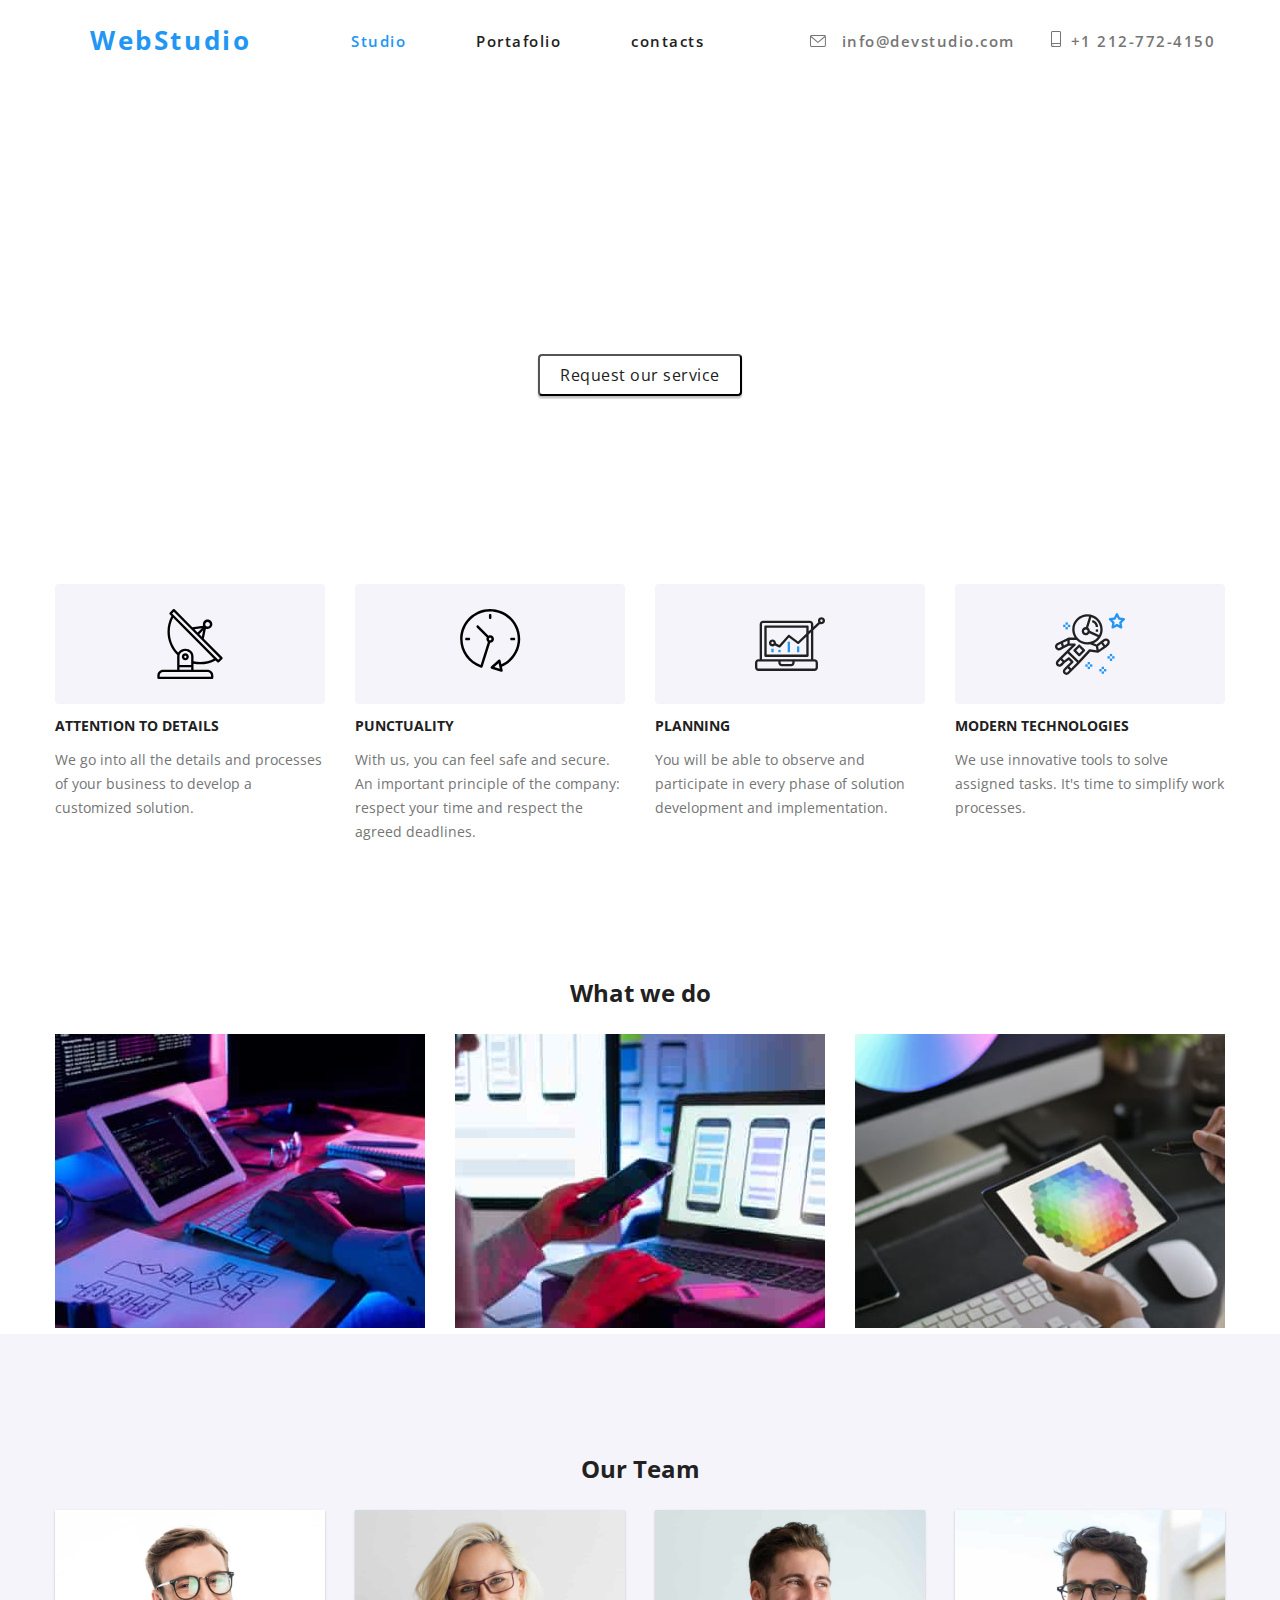
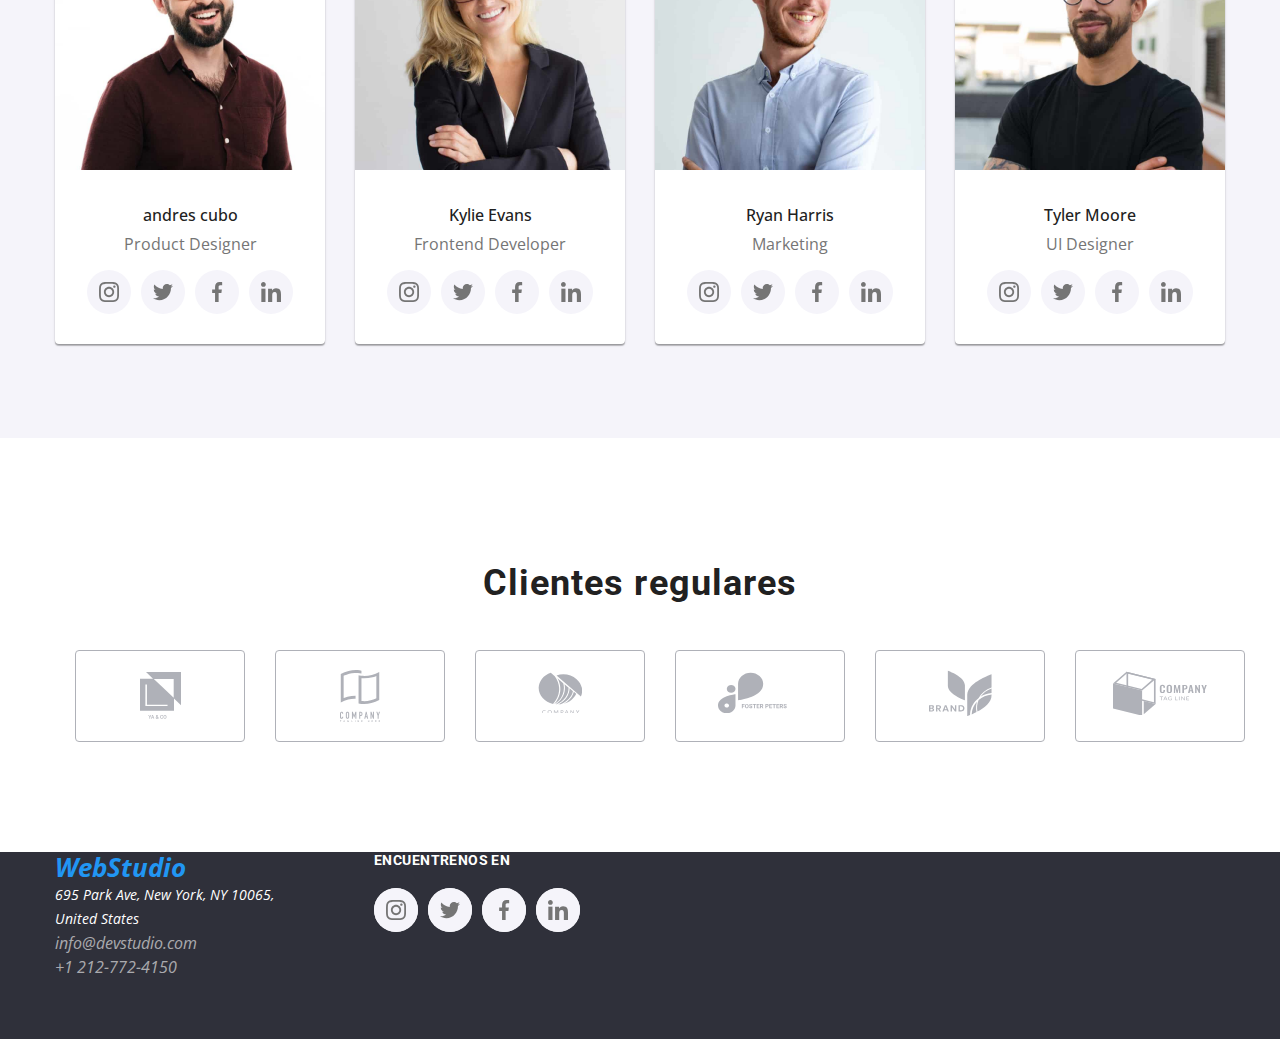
<file: index.html>
<!DOCTYPE html>
<html lang="en">
  <head>
    <meta charset="UTF-8" />
    <meta http-equiv="X-UA-Compatible" content="IE=edge" />
    <meta name="viewport" content="width=device-width, initial-scale=1.0" />
    <!-- Primeramente el normalizador -->
    <link
      rel="stylesheet"
      href="https://cdnjs.cloudflare.com/ajax/libs/modern-normalize/1.0.0/modern-normalize.min.css"
    />
    <link rel="stylesheet" href="css/styles.css" />
    <title>WEb Studio</title>
  </head>
  <body>
    <header>
      <nav class="container navigation__container pv-main">
        <ul class="hero__navigation list p-0">
          <li class="page">
            <a class="webstudio link link-font-style" href="./index.html"
              >WebStudio</a
            >
          </li>

          <li class="page">
            <a
              class="link link-font-style header_menu current"
              href="./index.html"
              >Studio</a
            >
          </li>

          <li class="page">
            <a class="link link-font-style" href="./portfolio.html"
              >Portafolio</a
            >
          </li>

          <li class="page">
            <a class="link link-font-style" href="./contacts.html">contacts</a>
          </li>
        </ul>

        <ul class="hero__contact box__header list p-0">
          <li class="gallery__item">
            <a
              href="mailto:info@devstudio.com"
              class="link icon link-font-style"
            >
              <svg class="email" width="16px" height="12px">
                <use
                  class="logo"
                  href="./images/icons/symbol-defs.svg#icon-logo-email"
                ></use>
              </svg>

              info@devstudio.com</a
            >
          </li>

          <li class="gallery__item">
            <a href="tel:+12127724150" class="link icon link-font-style">
              <svg class="telefono" width="10px" height="16px">
                <use
                  class="logo"
                  href="./images/icons/symbol-defs.svg#icon-logo-telefono"
                ></use></svg>+1 212-772-4150</a
            >
          </li>
        </ul>
      </nav>
    </header>

    <main>
      <section class="hero section">
        <div class="container hero__texts">
          <h1 class="title">EFFECTIVE SOLUTIONS FOR YOUR BUSINESS</h1>

          <div class="buttons flex__center">
            <button type="button" class="button">Request our service</button>
          </div>
        </div>
      </section>

      <section class="parrafos section">
        <ul class="container about__gallery list p-0">
          <li>
            <div class="contenedor__logos">
              <svg class="icon__logo__detalles">
                <use
                  href="./images/icons/symbol-defs.svg#icon-panel-antena-1"
                ></use>
              </svg>
            </div>
            <h3>ATTENTION TO DETAILS</h3>
            <p>
              We go into all the details and processes of your business to
              develop a customized solution.
            </p>
          </li>

          <li>
            <div class="contenedor__logos">
              <svg class="icon__logo__detalles">
                <use
                  href="./images/icons/symbol-defs.svg#icon-panel-reloj-2"
                ></use>
              </svg>
            </div>
            <h3>PUNCTUALITY</h3>
            <p>
              With us, you can feel safe and secure. An important principle of
              the company: respect your time and respect the agreed deadlines.
            </p>
          </li>

          <li>
            <div class="contenedor__logos">
              <svg class="icon__logo__detalles">
                <use href="./images/icons/svg-2.svg#icon-diagrama"></use>
              </svg>
            </div>
            <h3>PLANNING</h3>
            <p>
              You will be able to observe and participate in every phase of
              solution development and implementation.
            </p>
          </li>

          <li>
            <div class="contenedor__logos">
              <svg class="icon__logo__detalles">
                <use href="./images/icons/svg-2.svg#icon-astronauta"></use>
              </svg>
            </div>
            <h3>MODERN TECHNOLOGIES</h3>
            <p>
              We use innovative tools to solve assigned tasks. It's time to
              simplify work processes.
            </p>
          </li>
        </ul>
      </section>

      <section>
        <div class="container section">
          <h2 class="titulos-segundarios">What we do</h2>

          <ul class="gallery__images list p-0">
            <li>
              <img
                src="images/img.jpg"
                alt="primer imagen"
                width="370"
                height="294"
                top="1061"
                left="215"
              />
            </li>
            <li>
              <img
                src="images/img (1).jpg"
                alt="segunda imagen"
                width="370"
                height="294"
                top="1061"
                left="215"
              />
            </li>
            <li>
              <img
                src="images/img (2).jpg"
                alt="tercera imagen"
                width="370"
                height="294"
                top="1061"
                left="215"
              />
            </li>
          </ul>
        </div>
      </section>

      <section class="card section">
        <div class="container">
          <h2 class="titulos-segundarios">Our Team</h2>

          <ul class="team__list card-items list p-0">
            <li class="card__item">
              <article>
                <img
                  class="img"
                  src="images/card1.jpg"
                  alt="andres cubo"
                  width="260px"
                  height="270px"
                />
                <h4>andres cubo</h4>
                <p>Product Designer</p>

                <div>
                  <ul class="icons__list list p-0">
                    <li class="icons__item">
                      <a href="" class="icons__link">
                        <svg class="iconos" width="20px" height="20px">
                          <use
                            href="./images/icons/symbol-defs.svg#icon-instagram"
                          ></use>
                        </svg>
                      </a>
                    </li>

                    <li class="icons__item">
                      <a href="" class="icons__link">
                        <svg class="iconos" width="20px" height="20px">
                          <use
                            href="./images/icons/symbol-defs.svg#icon-twitter"
                          ></use>
                        </svg>
                      </a>
                    </li>

                    <li class="icons__item">
                      <a href="" class="icons__link">
                        <svg class="iconos" width="20px" height="20px">
                          <use
                            href="./images/icons/symbol-defs.svg#icon-facebook"
                          ></use>
                        </svg>
                      </a>
                    </li>

                    <li class="icons__item">
                      <a href="" class="icons__link">
                        <svg class="iconos" width="20px" height="20px">
                          <use
                            href="./images/icons/symbol-defs.svg#icon-linkedin"
                          ></use>
                        </svg>
                      </a>
                    </li>
                  </ul>
                </div>
              </article>
            </li>

            <li class="card__item">
              <article>
                <img
                  class="img"
                  src="images/card2.jpg"
                  alt="Kylie Evans"
                  width="260px"
                  height="270px"
                />
                <h4>Kylie Evans</h4>
                <p>Frontend Developer</p>

                <div>
                  <ul class="icons__list list p-0">
                    <li class="icons__item">
                      <a href="" class="icons__link">
                        <svg class="iconos" width="20px" height="20px">
                          <use
                            href="./images/icons/symbol-defs.svg#icon-instagram"
                          ></use>
                        </svg>
                      </a>
                    </li>

                    <li class="icons__item">
                      <a href="" class="icons__link">
                        <svg class="iconos" width="20px" height="20px">
                          <use
                            href="./images/icons/symbol-defs.svg#icon-twitter"
                          ></use>
                        </svg>
                      </a>
                    </li>

                    <li class="icons__item">
                      <a href="" class="icons__link">
                        <svg class="iconos" width="20px" height="20px">
                          <use
                            href="./images/icons/symbol-defs.svg#icon-facebook"
                          ></use>
                        </svg>
                      </a>
                    </li>

                    <li class="icons__item">
                      <a href="" class="icons__link">
                        <svg class="iconos" width="20px" height="20px">
                          <use
                            href="./images/icons/symbol-defs.svg#icon-linkedin"
                          ></use>
                        </svg>
                      </a>
                    </li>
                  </ul>
                </div>
              </article>
            </li>

            <li class="card__item">
              <article>
                <img
                  class="img"
                  src="images/card3.jpg"
                  alt="Ryan Harris"
                  width="260px"
                  height="270px"
                />
                <h4>Ryan Harris</h4>
                <p>Marketing</p>

                <div>
                  <ul class="icons__list list p-0">
                    <li class="icons__item">
                      <a href="" class="icons__link">
                        <svg class="iconos" width="20px" height="20px">
                          <use
                            href="./images/icons/symbol-defs.svg#icon-instagram"
                          ></use>
                        </svg>
                      </a>
                    </li>

                    <li class="icons__item">
                      <a href="" class="icons__link">
                        <svg class="iconos" width="20px" height="20px">
                          <use
                            href="./images/icons/symbol-defs.svg#icon-twitter"
                          ></use>
                        </svg>
                      </a>
                    </li>

                    <li class="icons__item">
                      <a href="" class="icons__link">
                        <svg class="iconos" width="20px" height="20px">
                          <use
                            href="./images/icons/symbol-defs.svg#icon-facebook"
                          ></use>
                        </svg>
                      </a>
                    </li>

                    <li class="icons__item">
                      <a href="" class="icons__link">
                        <svg class="iconos" width="20px" height="20px">
                          <use
                            href="./images/icons/symbol-defs.svg#icon-linkedin"
                          ></use>
                        </svg>
                      </a>
                    </li>
                  </ul>
                </div>
              </article>
            </li>

            <li class="card__item">
              <article>
                <img
                  class="img"
                  src="images/card4.jpg"
                  alt="Tyler Moore"
                  width="260px"
                  height="270px"
                />
                <h4>Tyler Moore</h4>
                <p>UI Designer</p>

                <div>
                  <ul class="icons__list list p-0">
                    <li class="icons__item">
                      <a href="" class="icons__link">
                        <svg class="iconos" width="20px" height="20px">
                          <use
                            href="./images/icons/symbol-defs.svg#icon-instagram"
                          ></use>
                        </svg>
                      </a>
                    </li>

                    <li class="icons__item">
                      <a href="" class="icons__link">
                        <svg class="iconos" width="20px" height="20px">
                          <use
                            href="./images/icons/symbol-defs.svg#icon-twitter"
                          ></use>
                        </svg>
                      </a>
                    </li>

                    <li class="icons__item">
                      <a href="" class="icons__link">
                        <svg class="iconos" width="20px" height="20px">
                          <use
                            href="./images/icons/symbol-defs.svg#icon-facebook"
                          ></use>
                        </svg>
                      </a>
                    </li>

                    <li class="icons__item">
                      <a href="" class="icons__link">
                        <svg class="iconos" width="20px" height="20px">
                          <use
                            href="./images/icons/symbol-defs.svg#icon-linkedin"
                          ></use>
                        </svg>
                      </a>
                    </li>
                  </ul>
                </div>
              </article>
            </li>
          </ul>
        </div>
      </section>

      <section class="section">
        <div class="container">
          <h2 class="titulo__clientes">Clientes regulares</h2>

          <div class="container__clientes">
            <ul class="items__clientes">
              <li class="icon__clientes link list">
                <svg class="icon__cliente" width="41" height="47">
                  <use href="./images/icons/symbol-defs.svg#company-1"></use>
                </svg>
              </li>

              <li class="icon__clientes link list">
                <svg class="icon__cliente" width="40" height="52">
                  <use href="./images/icons/symbol-defs.svg#company-2"></use>
                </svg>
              </li>
              <li class="icon__clientes link list">
                <div>
                  <svg class="icon__cliente" width="44" height="41">
                    <use href="./images/icons/symbol-defs.svg#company-3"></use>
                  </svg>
                </div>
              </li>
              <li class="icon__clientes link list">
                <div>
                  <svg class="icon__cliente" width="85" height="41">
                    <use href="./images/icons/symbol-defs.svg#company-4"></use>
                  </svg>
                </div>
              </li>
              <li class="icon__clientes link list">
                <div>
                  <svg class="icon__cliente" width="63" height="46">
                    <use href="./images/icons/symbol-defs.svg#company-5"></use>
                  </svg>
                </div>
              </li>
              <li class="icon__clientes link list">
                <div>
                  <svg class="icon__cliente" width="94" height="44">
                    <use href="./images/icons/symbol-defs.svg#company-6"></use>
                  </svg>
                </div>
              </li>
            </ul>
          </div>
        </div>
      </section>
    </main>

    <footer>
      <address class="footer container">
        <div class="prueba">
          <div class="text__footer p-0">
            <a class="webstudio link" href="/index.html">WebStudio</a> <br />
            <p>695 Park Ave, New York, NY 10065,</p>
            <p>United States</p>
          </div>

          <div class="box_footer">
            <a href="mailto:info@devstudio.com">info@devstudio.com</a>
            <a href="tel:+12127724150">+1 212-772-4150</a>
          </div>
        </div>

        <div class="container__redes__footer">
          <h3 class="encuentranos m-0">ENCUENTRENOS EN</h3>
          <ul class="icons__list__footer list p-0">
            <li class="icons__item">
              <a href="" class="icons__link">
                <svg class="iconos" width="20px" height="20px">
                  <use
                    href="./images/icons/symbol-defs.svg#icon-instagram"
                  ></use>
                </svg>
              </a>
            </li>

            <li class="icons__item">
              <a href="" class="icons__link">
                <svg class="iconos" width="20px" height="20px">
                  <use href="./images/icons/symbol-defs.svg#icon-twitter"></use>
                </svg>
              </a>
            </li>

            <li class="icons__item">
              <a href="" class="icons__link icon__link__footer">
                <svg class="iconos" width="20px" height="20px">
                  <use
                    href="./images/icons/symbol-defs.svg#icon-facebook"
                  ></use>
                </svg>
              </a>
            </li>

            <li class="icons__item">
              <a href="" class="icons__link">
                <svg class="iconos" width="20px" height="20px">
                  <use
                    href="./images/icons/symbol-defs.svg#icon-linkedin"
                  ></use>
                </svg>
              </a>
            </li>
          </ul>
        </div>
      </address>
    </footer>
  </body>
</html>
</file>
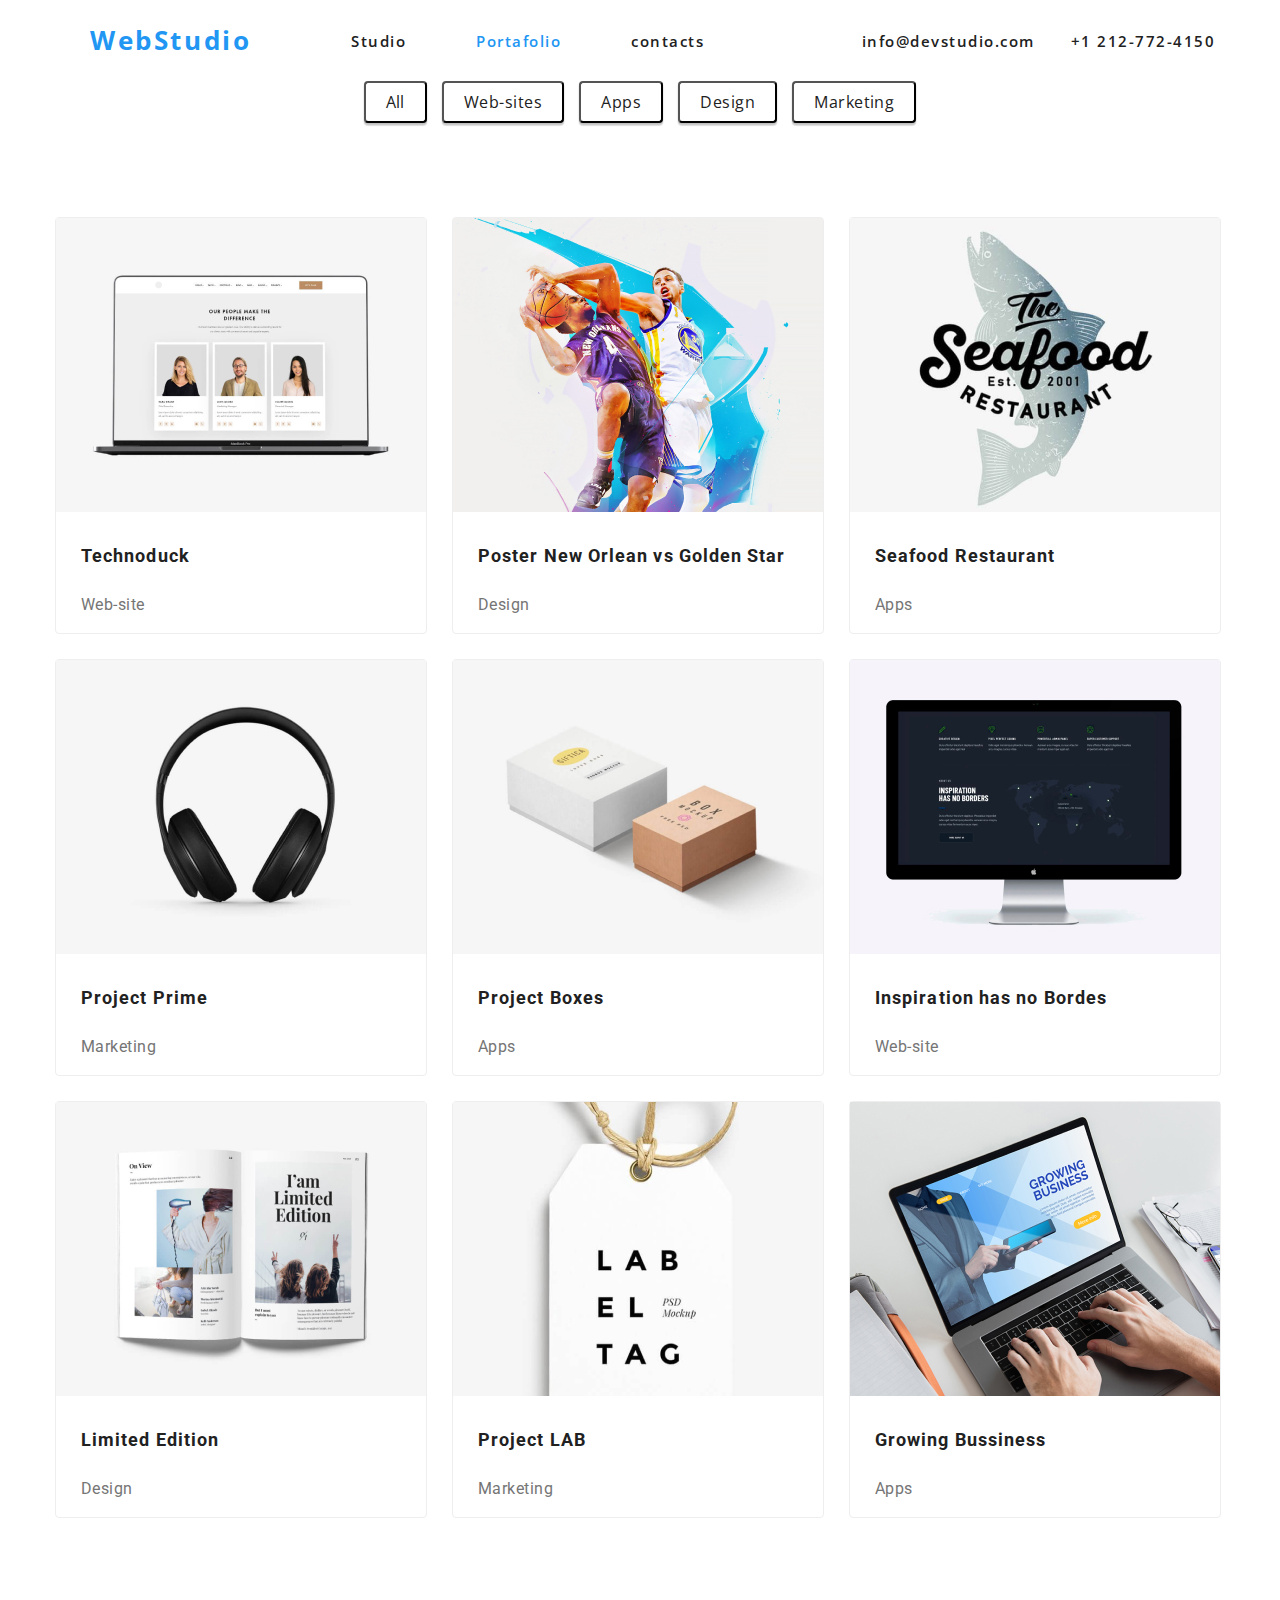
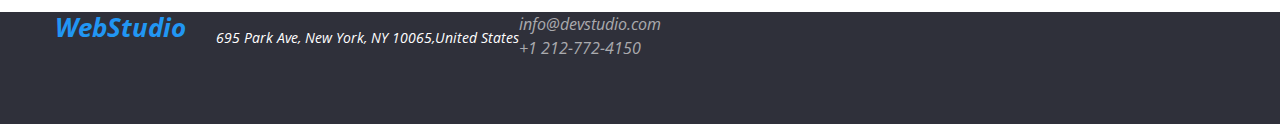
<file: portfolio.html>
<!DOCTYPE html>
<html lang="en">
  <head>
    <meta charset="UTF-8" />
    <meta http-equiv="X-UA-Compatible" content="IE=edge" />
    <meta name="viewport" content="width=device-width, initial-scale=1.0" />
    <!-- Primeramente el normalizador -->
    <link
      rel="stylesheet"
      href="https://cdnjs.cloudflare.com/ajax/libs/modern-normalize/1.0.0/modern-normalize.min.css"
    />
    <link rel="stylesheet" href="css/styles.css" />
    <title>Porftolio</title>
  </head>
  <body>
    <header>
      <nav class="container navigation__container pv-main">
        <ul class="hero__navigation list p-0">
          <li class="">
            <a class="webstudio link link-font-style" href="./index.html"
              >WebStudio</a
            >
          </li>
          <li>
            <a class="link link-font-style" href="./index.html">Studio</a>
          </li>
          <li>
            <a
              class="link link-font-style header_menu current"
              href="./portfolio.html"
              >Portafolio</a
            >
          </li>
          <li>
            <a class="link link-font-style" href="./contacts.html">contacts</a>
          </li>
        </ul>

        <ul class="hero__contact box_header list p-0">
          <li>
            <a class="link link-font-style" href="mailto:info@devstudio.com"
              >info@devstudio.com</a
            >
          </li>
          <li>
            <a class="link link-font-style" href="tel:+12127724150"
              >+1 212-772-4150</a
            >
          </li>
        </ul>
      </nav>
    </header>

    <main>
      <section class="container container__botones__portafolio">
        <ul class="buttons buttom__portafolio list p-0">
          <li><button type="button" class="button">All</button></li>
          <li><button type="button" class="button">Web-sites</button></li>
          <li><button type="button" class="button">Apps</button></li>
          <li><button type="button" class="button">Design</button></li>
          <li><button type="button" class="button">Marketing</button></li>
        </ul>
      </section>

      <section class="section">
        <div class="">
          <ul class="container container__porfolio list p-0">
            <li class="item">
              
                <img src="images/imga.jpg" alt="web-site" width: 370px; height:
                294px; />
                <h4>Technoduck</h4>
                <p>Web-site</p>
              </article>
            </li>
            <li class="item">
              
                <img src="images/imga (1).jpg" alt="Design" width: 370px;
                height: 294px; />
                <h4>Poster New Orlean vs Golden Star</h4>
                <p>Design</p>
              </article>
            </li>
            <li class="item">
              
                <img src="images/imga (2).jpg" alt="Apps" width: 370px; height:
                294px; />
                <h4>Seafood Restaurant</h4>
                <p>Apps</p>
              </article>
            </li>
            <li class="item">
              
                <img src="images/imga (3).jpg" alt="Marketing" width: 370px;
                height: 294px; />
                <h4>Project Prime</h4>
                <p>Marketing</p>
              </article>
            </li>
            <li class="item">
              <article>
                <img src="images/imga (4).jpg" alt="Apps" width: 370px; height:
                294px; />
                <h4>Project Boxes</h4>
                <p>Apps</p>
              </article>
            </li>
            <li class="item">
              <article>
                <img src="images/imga (5).jpg" alt="web-site" width: 370px;
                height: 294px; />
                <h4>Inspiration has no Bordes</h4>
                <p>Web-site</p>
              </article>
            </li>
            <li class="item">
              <article>
                <img src="images/imga (6).jpg" alt="Design" width: 370px;
                height: 294px; />
                <h4>Limited Edition</h4>
                <p>Design</p>
              </article>
            </li>
            <li class="item">
              <article>
                <img src="images/imga (7).jpg" alt="Marketing" width: 370px;
                height: 294px; />
                <h4>Project LAB</h4>
                <p>Marketing</p>
              </article>
            </li>
            <li class="item">
              <article>
                <img src="images/imga (8).jpg" alt="Apps" width: 370px; height:
                294px; />
                <h4>Growing Bussiness</h4>
                <p>Apps</p>
              </article>
            </li>
          </ul>
        </div>
      </section>
    </main>

    <footer>
      <address class="footer container">
        <a class="webstudio link" href="/index.html">WebStudio</a> <br />
        <p>695 Park Ave, New York, NY 10065,</p>
        <p>United States</p>
        <div class="box_footer">
          <a href="mailto:info@devstudio.com">info@devstudio.com</a>
          <a href="tel:+12127724150">+1 212-772-4150</a>
        </div>
      </address>
    </footer>
  </body>
</html>
</file>
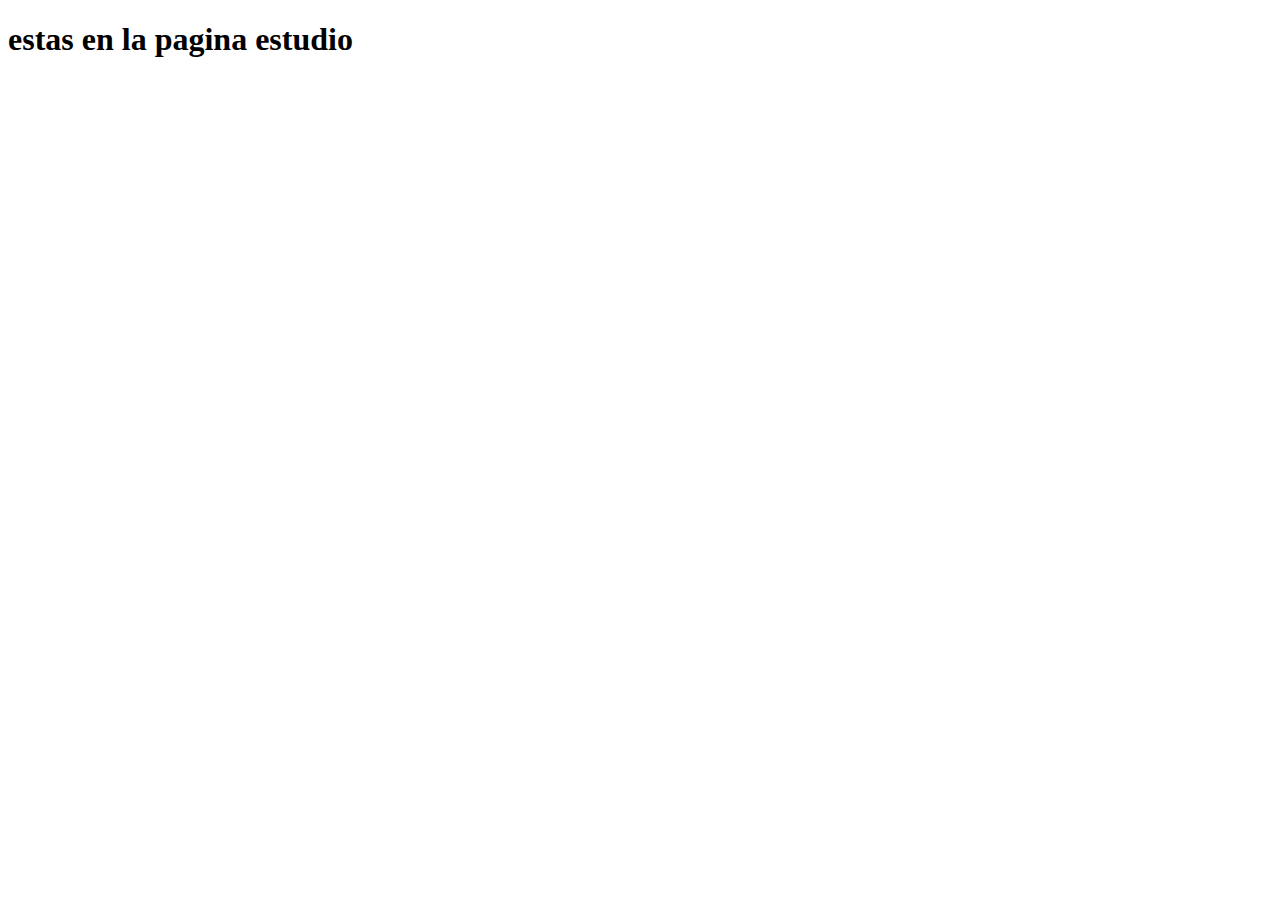
<file: studio.html>
<!DOCTYPE html>
<html lang="en">
  <head>
    <meta charset="UTF-8" />
    <meta http-equiv="X-UA-Compatible" content="IE=edge" />
    <meta name="viewport" content="width=device-width, initial-scale=1.0" />
    <title>Studio</title>
  </head>
  <body>
    <h1>estas en la pagina estudio</h1>

    
  </body>
</html>
</file>
<file: css/styles.css>
@import url("https://fonts.googleapis.com/css2?family=Roboto:wght@400;500;700;900&display=swap");

@import url("https://fonts.googleapis.com/css2?family=Open+Sans:ital,wght@0,300;0,400;0,500;0,600;0,700;0,800;1,300;1,400;1,500;1,600;1,700;1,800&family=Roboto:ital,wght@0,100;0,300;0,400;0,500;0,700;0,900;1,100;1,300;1,400;1,500;1,700;1,900&display=swap");

@import url("https://fonts.googleapis.com/css2?family=Raleway:ital,wght@0,100;0,200;0,300;0,400;0,500;0,600;0,700;0,800;0,900;1,100;1,200;1,300;1,400;1,500;1,600;1,700;1,800;1,900&family=Roboto:ital,wght@0,100;0,300;0,400;0,500;0,700;0,900;1,100;1,300;1,400;1,500;1,700;1,900&display=swap");

* {
  font-family: "Open Sans", "Roboto", sans-serif;
}

/* estilos generales   */
.section {
  padding-top: 94px;
  padding-bottom: 94px;
}

.list {
  margin: 0;
  list-style: none;
}

.link {
  text-decoration: none;
}

.p-0 {
  padding: 0;
}
.m-0 {
  margin: 0%;
}

.pv-main {
  padding: 40px 0;
}

.hero {
<<<<<<< HEAD
  /* background-color: var(--main--backgraundSecundario); */

  background-image: linear-gradient(
      to bottom,
      rgba(47, 48, 58, 0.4),
      rgba(0, 0, 0, 0.4)
    ),
    url("../images/fondo-index.png");
=======
    /* background-color: var(--main--backgraundSecundario); */
>>>>>>> c56e6532aab63e8e3761c5c6c3bafde00249611a
}

:root {
  --main--primaryColor: rgb(33, 150, 243);
  --main--secundario: rgb(33, 33, 33);
  --main--textColor: rgb(255, 255, 255);
  --main--backgraundSecundario: rgb(47, 48, 58);
  --main--textSecundario: rgb(117, 117, 117);
  --main--color--fondo--logos: rgb(245, 244, 250);
}

body {
  font-family: "Roboto", "Releway", sans-serif;
  background: var(--main--textColor);
  line-height: 1.5;
  /* position: relative; */
}
.container {
  width: 1200px;
  margin: 0 auto;
  padding: 0 15px;
}

/*  estilos header links y botones */
/*estilo links header  */
.navigation__container {
  display: flex;
  justify-content: space-between;
}

.hero__navigation {
  display: flex;
  column-gap: 50px;
  justify-content: center;
  align-items: center;
  padding: 25px;
}
.hero__navigation a:hover {
  color: var(--main--primaryColor);
}

.hero__contact {
  display: flex;
  justify-content: center;
  align-items: center;
  column-gap: 16px;
}

/* para revisar esta parte del codigo email contactos----------------------*/

/* estilos para svg email y texto email:hover*/
.gallery__item .email {
  fill: #757575;
  margin-right: 10px;
}
.gallery__item:hover > .icon,
.gallery__item:focus > .icon,
.gallery__item:focus-within > .icon {
  color: var(--main--primaryColor);
}

.gallery__item:hover .email,
.gallery__item:focus .email,
.gallery__item:focus-within .email {
  fill: var(--main--primaryColor);
}

/* estilos para svg telefono y texto telefono:hover*/
.gallery__item .telefono {
  fill: #757575;
  margin-right: 10px;
}
.gallery__item:hover > .icon,
.gallery__item:focus > .icon,
.gallery__item:focus-within > .icon {
  color: var(--main--primaryColor);
}

.gallery__item:hover .telefono,
.gallery__item:focus .telefono,
.gallery__item:focus-within .telefono {
  fill: var(--main--primaryColor);
}

/* para revisar esta parte del codigo logos empresas que trabajan con nosotros ----------------------*/

.icon__clientes {
  display: flex;
  align-items: center;
  justify-content: center;
  flex-wrap: wrap;
  cursor: pointer;
  height: 92px;
  width: 170px;
  border-radius: 4px;
  border: 1px solid #afb1b8;
  fill: #afb1b8;
}
.container__clientes .icon__clientes:hover {
  fill: var(--main--primaryColor);
  border: 1px solid var(--main--primaryColor);
}

/***************************************---------------*******************/
/* Font Stylesk */
.link-font-style {
  font-weight: 600;
  font-size: 15px;
  line-height: 1.36;
  letter-spacing: 0.1em;
  padding: 10px;
}

.webstudio {
  color: var(--main--primaryColor);
  font-size: 26px;
  line-height: 31px;
  font-weight: 700;
  margin-right: 30px;
}
header a {
  color: var(--main--secundario);

  font-size: 14px;
  line-height: 16px;
  font-weight: 500;
}
.encuentranos {
  color: var(--main--textColor);
  font-family: Roboto;
  font-size: 14px;
  font-style: normal;
  font-weight: 700;
  line-height: normal;
  letter-spacing: 0.42px;
  text-transform: uppercase;
  padding-bottom: 20px;
}
.icons__link {
  background-color: var(--main--color--fondo--logos);
  border-radius: 50%;
  width: 44px;
  height: 44px;
  display: flex;
  justify-content: center;
  align-items: center;
  fill: var(--main--textSecundario);
}

/*  estilos para titulo y boton debajo del titulo segundo sectiom*/

.title {
  font-size: 44px;
  line-height: 60px;
  color: var(--main--textColor);
}

.flex__center {
  display: flex;
  justify-content: center;
  align-items: center;
}

.buttons .button {
  font-size: 16px;
  text-align: center;
  letter-spacing: 0.03em;
  color: var(--main--secundario);
  background: var(--main--textColor);
  border-radius: 4px;
  padding: 10px 20px;

  box-shadow: 0px 3px 1px rgba(0, 0, 0, 0.1), 0px 1px 2px rgba(0, 0, 0, 0.08),
    0px 2px 2px rgba(0, 0, 0, 0.12);
}

.buttons .button:hover {
  background: var(--main--primaryColor);
  color: var(--main--textColor);
  padding: 10px 20px;
}

.buttons .button:focus {
  background: var(--main--primaryColor);
  color: var(--main--textColor);
}

.hero__texts {
  color: var(--detail-color);
  display: flex;
  flex-direction: column;
  width: 515px;
}

/*estilos tercera seccion*/

.about__gallery {
  display: flex;
  gap: 30px;
}

.contenedor__logos {
  display: flex;
  align-content: center;
  align-items: center;
  border-radius: 4px;
  padding-left: 100px;
  width: 270px;
  height: 120px;
  background: var(--main--color--fondo--logos);
}
.icon__logo__detalles {
  width: 70px;
  height: 70px;
}

/* estilos cuarta section imagenes de referencia*/

.gallery__images {
  display: flex;
  gap: 30px;
}

/* estilos quinto section  */

.team__list {
  display: flex;
  gap: 30px;
}
.card__item {
  border-radius: 0px 0px 4px 4px;
  background: #fff;

  /* material shadow v1 */
  box-shadow: 0px 2px 1px 0px rgba(0, 0, 0, 0.2),
    0px 1px 1px 0px rgba(0, 0, 0, 0.14), 0px 1px 3px 0px rgba(0, 0, 0, 0.12);
}
.card__item h4 {
  margin: 0%;
  padding-top: 30px;
}
.card__item p {
  margin: 0%;
  padding-top: 10px;
}

.icon__tarjetas {
  width: 20px;
  height: 20px;
  fill: var(--main--textSecundario);
}

.icon__tarjetas:hover {
  width: 20px;
  height: 20px;
  fill: var(--main--textColor);
}

.icons__list {
  display: flex;
  align-items: center;
  align-content: center;
  gap: 10px;
  width: 100%;
  padding: 16px 32px 30px 32px;
}
.icons__item {
  width: 44px;
  height: 44px;
  display: flex;
  align-items: center;
  align-content: center;
  /* padding: 12px; */
  background: var(--main--textColor);
  border-radius: 50%;
}

.icons__item:hover > .icons__link,
.icons__item:focus > .icons__link,
.icons__item:focus-within > .icons__link {
  background-color: var(--main--primaryColor);
  cursor: pointer;
  outline: none;
}

.icons__item:hover .iconos,
.icons__item:focus .iconos,
.icons__item:focus-within .iconos {
  fill: var(--main--textColor);
}

.icons__link {
  background-color: var(--main--color--fondo--logos);
  border-radius: 50%;
  width: 44px;
  height: 44px;
  display: flex;
  justify-content: center;
  align-items: center;
  fill: var(--main--textSecundario);
}

/*************************---------------------------********************************/

.card {
  background: var(--main--color--fondo--logos);
}

.card h4 {
  text-align: center;
  color: var(--main--secundario);
  font-size: 16px;
  font-weight: 500;

  line-height: 19px;
}

.card p {
  text-align: center;
  font-size: 16px;
  line-height: 19px;
  font-weight: 400;
  color: var(--main--textSecundario);
}

.team__list .team__item {
  width: 370px;
  flex-basis: calc((100%-30px * 2) / 3);
  height: 502px;

  /* border-radius: 0px 0px 4px 4px; */
  /* background: #FFF; */

  /* material shadow v1 */
  /* box-shadow: 0px 2px 1px 0px rgba(0, 0, 0, 0.20), 0px 1px 1px 0px rgba(0, 0, 0, 0.14), 0px 1px 3px 0px rgba(0, 0, 0, 0.12); */
}
.img {
  width: 100%;
  height: auto;
  object-fit: cover;
}

/*------------------------------------------------------------------------------------------------------------*/

.parrafos h3 {
  font-size: 14px;
  line-height: 16px;
  font-weight: 700;
  color: var(--main--secundario);
}
.parrafos p {
  font-size: 14px;
  line-height: 24px;
  font-weight: 400;
  color: var(--main--textSecundario);
}

.titulos-segundarios {
  display: flex;
  justify-content: center;
  font-size: 36;
  line-height: 42px;
  font-weight: 700;
  color: var(--main--secundario);
}

/*  footer estilos p */

footer {
  background: var(--main--backgraundSecundario);
}

.footer {
<<<<<<< HEAD
  padding-top: 60px;
  padding-bottom: 60px;
  line-height: 24px;
  display: flex;
=======
   
>>>>>>> c56e6532aab63e8e3761c5c6c3bafde00249611a
}

.footer p {
  font-size: 14px;
  font-weight: 400;
  color: var(--main--textColor);
}

/**********************************************************************************************************************************************************/
/* estilo botones */

/*  estilos foooter*/
/*revisar este codigo, el porque no me aparece la mano del cursor */

.box__header a {
  color: var(--main--textSecundario);
}

/****************************************************************************************estilos pagina portfolio******************************************************/

.article h4 {
  font-size: 18px;
  color: #212121;
  line-height: 30px;
}

.article p {
  font-size: 16px;
  color: var(--main--textSecundario);
  line-height: 30px;
}

.header_menu.current {
  color: var(--main--primaryColor);
}

.header_portfolio.current {
  color: var(--main--primaryColor);
}

.box_footer {
  display: flex;
  flex-direction: column;
}
.box_footer a {
  color: var(--main--secundario);
  text-decoration: none;
  color: rgba(255, 255, 255, 0.6);
}

.box_footer a:hover {
  color: var(--main--primaryColor);
}
.text__footer p {
  margin: 0px;
}
.container__redes__footer {
  padding-left: 100px;
}

.icons__list__footer {
  display: flex;
  align-items: center;
  align-content: center;
  gap: 10px;
  width: 100%;
}

/* -------------------------------------------_______________estilos portafolio menu__________________________________________-----------------------------------*/

.buttom__portafolio {
  display: flex;
  gap: 15px;
  justify-content: center;
}
<<<<<<< HEAD

.container__botones__portafolio {
  padding-top: 105px;
}

/*____________estilod portafolio imagenes__________________________________________________*/

.container__porfolio {
  display: flex;
  flex-wrap: wrap;
  gap: 25px; /* verificar gap en cambios mas adelante*/
}

.item {
  width: 375px;

  flex-basis: calc((100% - 60px) / 3);
  background-color: rgb(255, 255, 255);
  border: 1px solid rgb(238, 238, 238);
  border-radius: 4px;
}

.item:hover {
  box-shadow: 4px 6px 0px rgba(0, 0, 0, 0.16),
    0px 4px 4px 0px rgba(0, 0, 0, 0.06), 0px 1px 1px 0px rgba(0, 0, 0, 0.12);
}

.item h4 {
  padding-left: 25px;
  color: var(--main--secundario);
  font-family: Roboto;
  font-size: 18px;
  font-style: normal;
  font-weight: 700;

  /* 200% */
  letter-spacing: 1.08px;
}

.item p {
  padding-left: 25px;
  color: var(--main--textSecundario);
  font-family: Roboto;
  font-size: 16px;

  font-weight: 400;

  /* 187.5% */
  letter-spacing: 0.48px;
}

/*************clientes regulares 6 section***********************/
.titulo__clientes {
  text-align: center;
  color: #212121;
  text-align: center;
  font-family: Roboto;
  font-size: 36px;
  font-style: normal;
  font-weight: 700;
  line-height: normal;
  letter-spacing: 1.08px;
}
.container__clientes {
  display: flex;
  align-items: center;
  justify-content: center;
}
.items__clientes {
  display: flex;
  align-items: center;
  justify-content: space-between;
  gap: 30px;
}
=======
.container__botones__portafolio{
    padding-top: 105px;
}


/*____________estilod portafolio imagenes__________________________________________________*/


}





 /*

.item {
     Set the width of the elements  
    flex-basis: calc((100% - 2 * 10px) / 3);
    border-radius: 4px;
box-shadow: 1px 4px 6px 0px rgba(0, 0, 0, 0.16),
        0px 4px 4px 0px rgba(0, 0, 0, 0.06), 0px 1px 1px 0px
         rgba(0, 0, 0, 0.12);
         } */
 /*
.item:hover{
    border: 1px solid #EEE;
        background: #FFF;
        box-shadow: 1px 4px 6px 0px rgba(0, 0, 0, 0.16),
         0px 4px 4px 0px rgba(0, 0, 0, 0.06), 0px 1px 1px 0px 
         rgba(0, 0, 0, 0.12); 
          }

*/

.item {
    width: 375px;
    

    flex-basis: calc((100% - 60px) / 3);
    background-color: rgb(255, 255, 255);
    border: 1px solid rgb(238, 238, 238);
    border-radius: 4px;
}

.item:hover {
    box-shadow: 4px 6px 0px rgba(0, 0, 0, 0.16),
        0px 4px 4px 0px rgba(0, 0, 0, 0.06),
        0px 1px 1px 0px rgba(0, 0, 0, 0.12);
}


.item h4{
    
    padding-left: 25px;
    color: var(--main--secundario);
        font-family: Roboto;
        font-size: 18px;
        font-style: normal;
        font-weight: 700;
        
        /* 200% */
        letter-spacing: 1.08px;
}

.item p {
    padding-left: 25px;
    color:var(--main--textSecundario);
        font-family: Roboto;
        font-size: 16px;
       
        font-weight: 400;
        
        /* 187.5% */
        letter-spacing: 0.48px;
}

 
>>>>>>> c56e6532aab63e8e3761c5c6c3bafde00249611a
</file>
